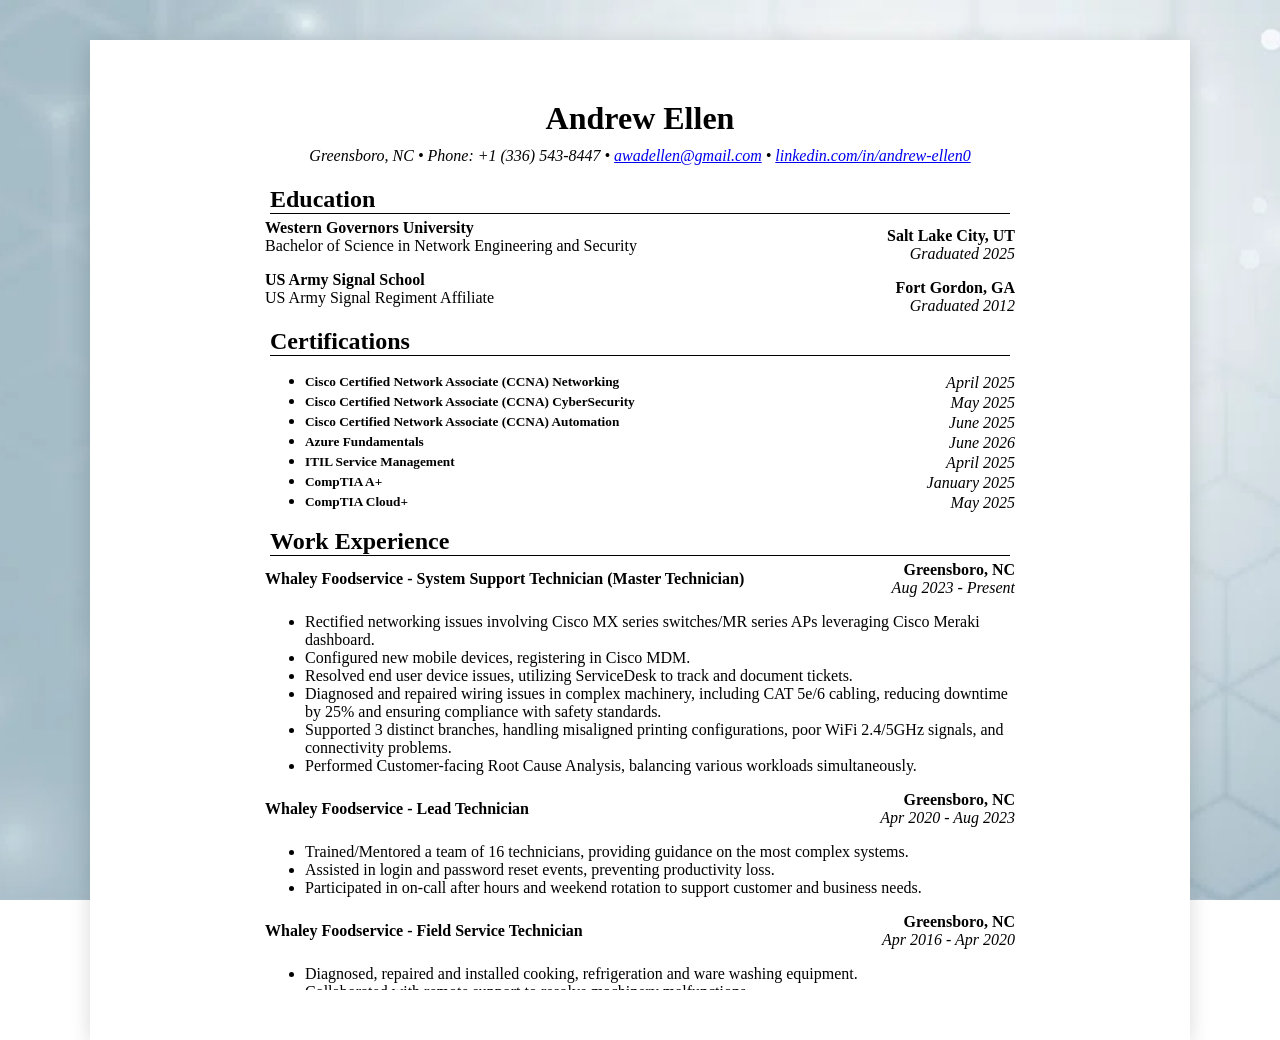
<file: frontend/public/index.html>
<!DOCTYPE html>
<html lang="en">
<head>
    <meta charset="utf-8">
    <meta name="viewport" content="width=device-width, initial-scale=1.0">
    <title>Andrew Ellen's Resume</title>
    <link rel="stylesheet" href="assets/stylesheets/style.css">
</head>
<body location="resume">
    <main>
        <header>
            <h1>Andrew Ellen</h1>
            <div class="contact">
                <p>
                    Greensboro, NC 
                    &bull;
                    Phone: +1 (336) 543-8447 
                    &bull;
                    <a href="mailto:awadellen@gmail.com">awadellen@gmail.com</a> 
                    &bull;
                    <a href="https://www.linkedin.com/in/andrew-ellen0" target="_blank" rel="noopener noreferrer">linkedin.com/in/andrew-ellen0</a>
                </p>
            </div> <! -- contact -- >
        </header>
        <article>
            <section class="education">
                <h2>Education</h2>
                <div class="edu1">
                    <div class="info">
                        <h4>Western Governors University</h4>
                        <p>Bachelor of Science in Network Engineering and Security</p>
                    </div> <! -- info -- >

                    <div class="details">
                        <div class="location">Salt Lake City, UT</div>
                        <div class="graduation">Graduated 2025</div>
                    </div> <! -- details -- >
                </div> <! -- item -- >

                <div class="edu2">
                    <div class="info">
                        <h4>US Army Signal School</h4>
                        <p>US Army Signal Regiment Affiliate</p>
                    </div> <! -- info -- >

                    <div class="details">
                        <div class="location">Fort Gordon, GA</div>
                        <div class="graduation">Graduated 2012</div>
                    </div> <! -- details -- >
                </div> <! -- item -- >
            </section> <! -- education -- >

            <section class="certifications">
                <h2>Certifications</h2>
                <div class="item">
                    <ul class="certslist">
                        <li>
                            <div class="cert1">
                                <div class="info">
                                    <h5>Cisco Certified Network Associate (CCNA) Networking</h5>
                                </div> <! -- info 1 -- >
                                <div class="details">
                                    <div class="graduation">April 2025</div>
                                </div> <! -- details 1 -- >
                            </div> <! -- cert1 -- >
                        </li>
                        <li>
                            <div class="cert2">
                                <div class="info">
                                    <h5>Cisco Certified Network Associate (CCNA) CyberSecurity</h5>
                                </div> <! -- info 2 -- >
                                <div class="details">
                                    <div class="graduation">May 2025</div>
                                </div> <! -- details 2 -- >
                            </div> <! -- cert2 -- >
                        </li>
                        <li>
                            
                            <div class="cert3">
                                <div class="info">
                                    <h5>Cisco Certified Network Associate (CCNA) Automation</h5>
                                </div> <! -- info 3 -- >
                                <div class="details">
                                    <div class="graduation">June 2025</div>
                                </div> <! -- details 3 -- >
                            </div> <! -- cert3 -- >
                        </li>
                        <li>
                            <div class="cert4">
                                <div class="info">
                                    <h5>Azure Fundamentals</h5>
                                </div> <! -- info 4 -- >
                                <div class="details">
                                    <div class="graduation">June 2026</div>
                                </div> <! -- details 4 -- >
                            </div> <! -- cert4 -- >
                        </li>
                        <li>
                            <div class="cert5">
                                <div class="info">
                                    <h5>ITIL Service Management</h5>
                                </div> <! -- info 5 -- >
                                <div class="details">
                                    <div class="graduation">April 2025</div>
                                </div> <! -- details 5 -- >
                            </div> <! -- cert5 -- >
                        </li>
                        <li>
                            <div class="cert6">
                                <div class="info">
                                    <h5>CompTIA A+</h5>
                                </div> <! -- info 6 -- >
                                <div class="details">
                                    <div class="graduation">January 2025</div>
                                </div> <! -- details 6 -- >
                            </div> <! -- cert6 -- >
                        </li>
                        <li>
                            <div class="cert7">
                                <div class="info">
                                    <h5>CompTIA Cloud+</h5>
                                </div> <! -- info 7 -- >
                                <div class="details">
                                    <div class="graduation">May 2025</div>
                                </div> <! -- details 7 -- >
                            </div> <! -- cert7 -- >
                        </li>
                    </ul>
                </div> <! -- item 1-- >
            </section> <! -- certifications -- >


            <section class="experience">
                <h2>Work Experience</h2>

                <div class="item">
                    <div class="job1">
                        <div class="info">
                            <h4>Whaley Foodservice - System Support Technician (Master Technician)</h4>
                        </div> <! -- info 1-- >

                        <div class="details">
                            <div class="location">Greensboro, NC</div>
                            <div class="graduation">Aug 2023 - Present</div>
                        </div> <! -- details 1-- >
                    </div> <! -- job1 -- >
                    <div class="description">
                        <ul>
                            <li>Rectified networking issues involving Cisco MX series switches/MR series APs leveraging
                            Cisco Meraki dashboard.</li>
                            <li>Configured new mobile devices, registering in Cisco MDM.</li>
                            <li>Resolved end user device issues, utilizing ServiceDesk to track and document tickets.</li>
                            <li>Diagnosed and repaired wiring issues in complex machinery, including CAT 5e/6 cabling,
                            reducing downtime by 25% and ensuring compliance with safety standards.</li>
                            <li>Supported 3 distinct branches, handling misaligned printing configurations, poor WiFi
                            2.4/5GHz signals, and connectivity problems.</li>
                            <li>Performed Customer-facing Root Cause Analysis, balancing various workloads                                simultaneously.</li>
                        </ul>
                    </div><! -- description 1-- >
                </div> <! -- item 1-- >

                <div class="item">
                    <div class="job2">
                        <div class="info">
                            <h4>Whaley Foodservice - Lead Technician</h4>
                        </div> <! -- info 2-- >

                        <div class="details">
                            <div class="location">Greensboro, NC</div>
                            <div class="graduation">Apr 2020 - Aug 2023</div>
                        </div><! -- details 2-- >
                    </div> <! -- job2 -- >
                    <div class="description">
                        <ul>
                            <li>Trained/Mentored a team of 16 technicians, providing guidance on the most complex
                            systems.</li>
                            <li>Assisted in login and password reset events, preventing productivity loss.</li>
                            <li>Participated in on-call after hours and weekend rotation to support customer and business
                            needs.</li>
                        </ul>
                    </div> <! -- description 2-- >
                </div> <! -- item 2-- >

                <div class="item">
                    <div class="job3">
                        <div class="info">
                            <h4>Whaley Foodservice - Field Service Technician</h4>
                        </div> <! -- info 3-- >
                        <div class="details">
                            <div class="location">Greensboro, NC</div>
                            <div class="graduation">Apr 2016 - Apr 2020</div>
                        </div> <! -- details 3-- >
                    </div> <! -- job3 -- >
                    <div class="description">
                        <ul>
                            <li>Diagnosed, repaired and installed cooking, refrigeration and ware washing equipment.</li>
                            <li>Collaborated with remote support to resolve machinery malfunctions.</li>
                            <li>Trained end users on operation, cleaning, and maintenance.</li>
                            <li>Documented and maintained comprehensive work order logs and troubleshooting guides to lower future repair time.</li>
                        </ul>
                    </div> <! -- description 3-- >
                </div> <! -- item 3-- >
            </section> <! -- experience -- >

            <section class="skills">
                <h2>Skills</h2>
                <div class="item">
                    <ul>
                        <li>Cisco iOS</li>
                        <li>Azure Cloud</li>
                        <li>Technical Troubleshooting</li>
                        <li>Python</li>
                        <li>Microsoft Intune</li>
                        <li>Team Leadership</li>
                        <li>Problem Solving</li>
                        <li>End-User Support</li>
                        <li>ServiceNow</li>
                    </ul>
                </div>
            </section><! -- skills -- >
        </article>
    </main>

</body>

</html>
</file>
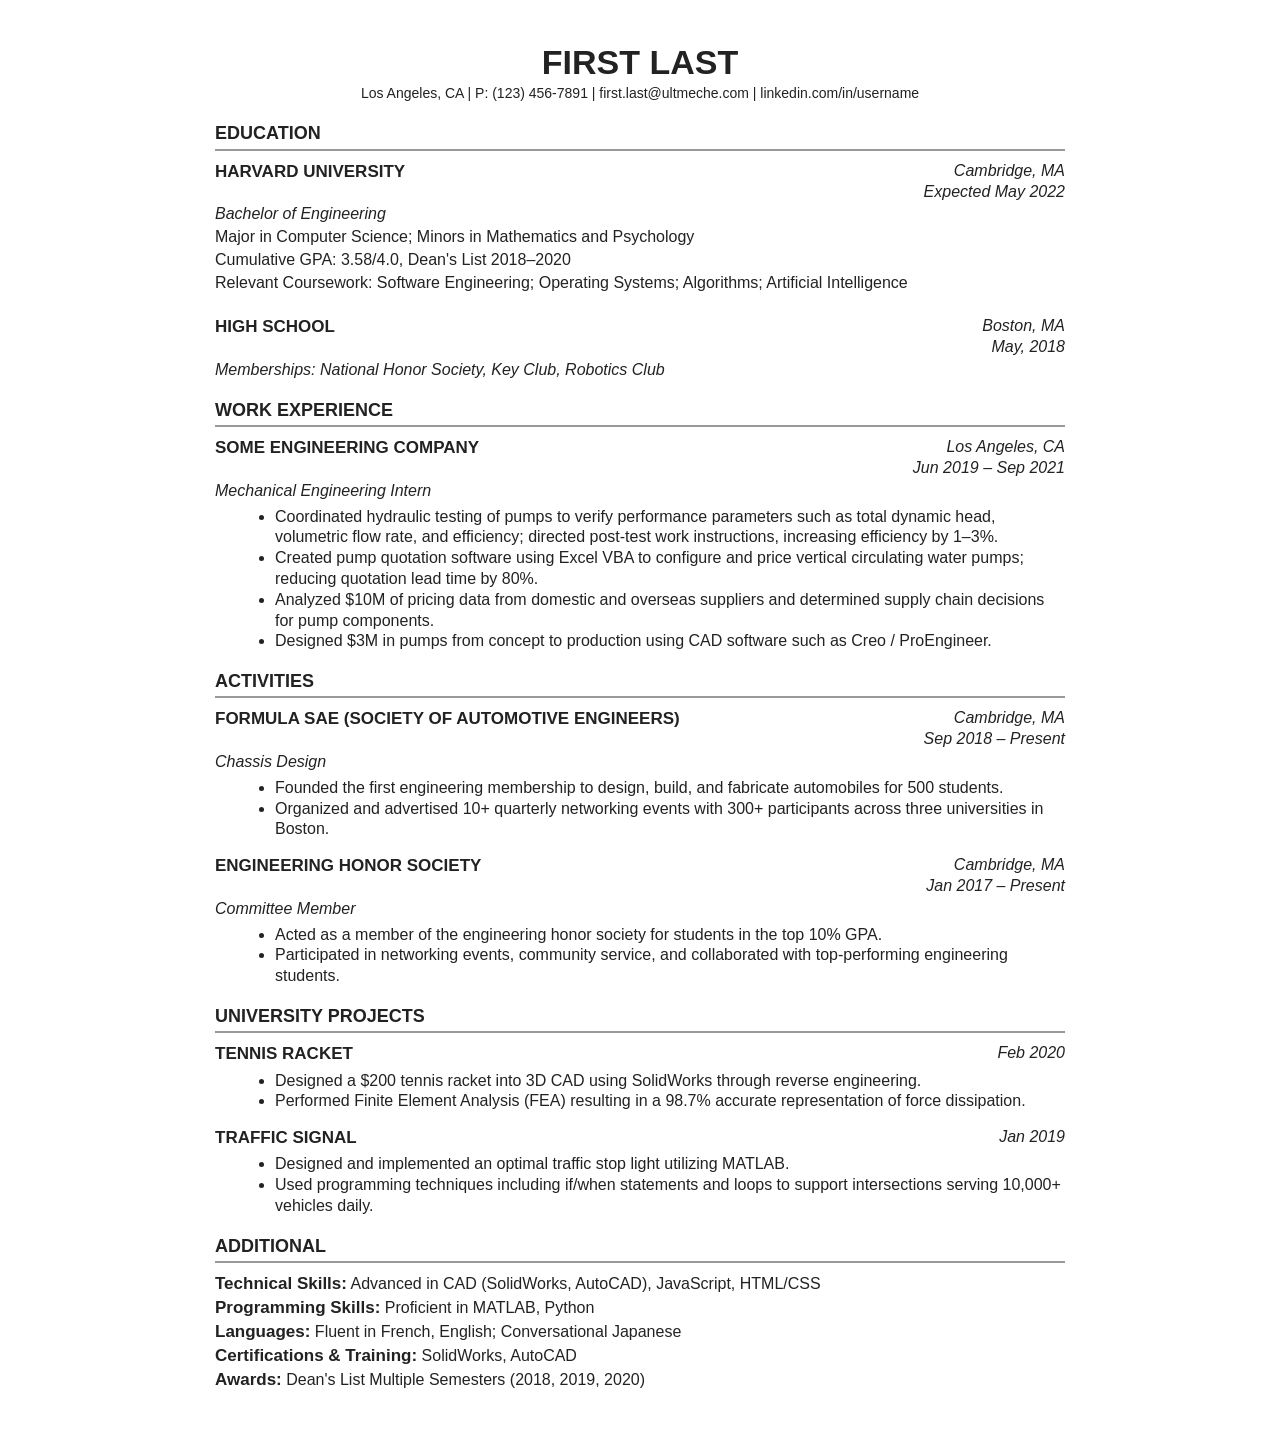
<file: frontend/docs/3-july-2026-resume-minimal.html>
<!DOCTYPE html>
<html lang="en">
<head>
<meta charset="UTF-8">
<meta name="viewport" content="width=device-width, initial-scale=1.0">
<title>Resume</title>

<style>
    body {
        font-family: Arial, sans-serif;
        max-width: 850px;
        margin: 40px auto;
        color: #222;
        line-height: 1.3;
    }

    h1 {
        text-align: center;
        margin: 0;
        font-size: 34px;
    }

    .contact {
        text-align: center;
        margin-bottom: 20px;
        font-size: 14px;
    }

    section {
        margin-top: 18px;
    }

    h2 {
        font-size: 18px;
        border-bottom: 2px solid #999;
        padding-bottom: 3px;
        margin-bottom: 10px;
    }

    .row {
        display: flex;
        justify-content: space-between;
    }

    .right {
        text-align: right;
    }

    .italic {
        font-style: italic;
    }

    ul {
        margin: 5px 0 15px 20px;
    }

    p {
        margin: 2px 0;
    }

    strong {
        font-size: 17px;
    }
</style>

</head>
<body>

<h1>FIRST LAST</h1>

<div class="contact">
    Los Angeles, CA |
    P: (123) 456-7891 |
    first.last@ultmeche.com |
    linkedin.com/in/username
</div>

<section>

<h2>EDUCATION</h2>

<div class="row">
    <strong>HARVARD UNIVERSITY</strong>
    <div class="right">
        <div class="italic">Cambridge, MA</div>
        <div class="italic">Expected May 2022</div>
    </div>
</div>

<p class="italic">Bachelor of Engineering</p>
<p>Major in Computer Science; Minors in Mathematics and Psychology</p>
<p>Cumulative GPA: 3.58/4.0, Dean's List 2018–2020</p>
<p>Relevant Coursework: Software Engineering; Operating Systems; Algorithms; Artificial Intelligence</p>

<br>

<div class="row">
    <strong>HIGH SCHOOL</strong>
    <div class="right">
        <div class="italic">Boston, MA</div>
        <div class="italic">May, 2018</div>
    </div>
</div>

<p class="italic">Memberships: National Honor Society, Key Club, Robotics Club</p>

</section>

<section>

<h2>WORK EXPERIENCE</h2>

<div class="row">
    <strong>SOME ENGINEERING COMPANY</strong>
    <div class="right">
        <div class="italic">Los Angeles, CA</div>
        <div class="italic">Jun 2019 – Sep 2021</div>
    </div>
</div>

<p class="italic">Mechanical Engineering Intern</p>

<ul>
    <li>Coordinated hydraulic testing of pumps to verify performance parameters such as total dynamic head, volumetric flow rate, and efficiency; directed post-test work instructions, increasing efficiency by 1–3%.</li>

    <li>Created pump quotation software using Excel VBA to configure and price vertical circulating water pumps; reducing quotation lead time by 80%.</li>

    <li>Analyzed $10M of pricing data from domestic and overseas suppliers and determined supply chain decisions for pump components.</li>

    <li>Designed $3M in pumps from concept to production using CAD software such as Creo / ProEngineer.</li>
</ul>

</section>

<section>

<h2>ACTIVITIES</h2>

<div class="row">
    <strong>FORMULA SAE (SOCIETY OF AUTOMOTIVE ENGINEERS)</strong>
    <div class="right">
        <div class="italic">Cambridge, MA</div>
        <div class="italic">Sep 2018 – Present</div>
    </div>
</div>

<p class="italic">Chassis Design</p>

<ul>
    <li>Founded the first engineering membership to design, build, and fabricate automobiles for 500 students.</li>
    <li>Organized and advertised 10+ quarterly networking events with 300+ participants across three universities in Boston.</li>
</ul>

<div class="row">
    <strong>ENGINEERING HONOR SOCIETY</strong>
    <div class="right">
        <div class="italic">Cambridge, MA</div>
        <div class="italic">Jan 2017 – Present</div>
    </div>
</div>

<p class="italic">Committee Member</p>

<ul>
    <li>Acted as a member of the engineering honor society for students in the top 10% GPA.</li>
    <li>Participated in networking events, community service, and collaborated with top-performing engineering students.</li>
</ul>

</section>

<section>

<h2>UNIVERSITY PROJECTS</h2>

<div class="row">
    <strong>TENNIS RACKET</strong>
    <div class="italic">Feb 2020</div>
</div>

<ul>
    <li>Designed a $200 tennis racket into 3D CAD using SolidWorks through reverse engineering.</li>
    <li>Performed Finite Element Analysis (FEA) resulting in a 98.7% accurate representation of force dissipation.</li>
</ul>

<div class="row">
    <strong>TRAFFIC SIGNAL</strong>
    <div class="italic">Jan 2019</div>
</div>

<ul>
    <li>Designed and implemented an optimal traffic stop light utilizing MATLAB.</li>
    <li>Used programming techniques including if/when statements and loops to support intersections serving 10,000+ vehicles daily.</li>
</ul>

</section>

<section>

<h2>ADDITIONAL</h2>

<p><strong>Technical Skills:</strong> Advanced in CAD (SolidWorks, AutoCAD), JavaScript, HTML/CSS</p>

<p><strong>Programming Skills:</strong> Proficient in MATLAB, Python</p>

<p><strong>Languages:</strong> Fluent in French, English; Conversational Japanese</p>

<p><strong>Certifications & Training:</strong> SolidWorks, AutoCAD</p>

<p><strong>Awards:</strong> Dean's List Multiple Semesters (2018, 2019, 2020)</p>

</section>

</body>
</html>
</file>
<file: frontend/public/assets/stylesheets/style.css>
{
    box-sizing: border-box;
    font-family: Verdana, Geneva, Tahoma, sans-serif;
}


html, body {
    height: 100%;
    width: 100%;
    margin: 0px;
    padding: 0px;
    background-image: url(images/image2.webp);
    background-attachment: fixed;
    background-size: cover;
    background-position: center;
    background-repeat: no-repeat;
    margin: 0;  
}

main {
    height: 100%;
    width: 100%;
    display: flex;
    flex-direction: column;
    align-items: center;
    align-content: center;
    overflow: hidden;
    background-color: white; 
    max-width: 1000px;
    margin: 40px auto; 
    padding: 50px;
    box-shadow: 0px 4px 20px rgba(0, 0, 0, 0.15);

}


h3,h4,h5 {
    margin: 0px;
}

h1 {
    margin: 10px;
}

h2 {
    border-bottom: solid 1px rgb(0, 0, 0);
    margin: 5px;
}

p {
    margin-top: 0px;
}

section.education .edu1, .education .edu2 {
    display: flex;
    justify-content: space-between;
    align-items: center;
}
section.experience .item .job1, .job2, .job3 {
    display: flex;
    justify-content: space-between;
    align-items: center;
    margin: 0px;
}
section.experience .location {
    text-align: right;
}

section.certifications .cert1, .cert2, .cert3, .cert4, .cert5, .cert6, .cert7 {
     display: flex;
    justify-content: space-between;
    margin: 0px;
}

.details .graduation {
    font-style: italic;
    text-align: right;   
}

.details .graduation {
    font-style: italic;
    text-align: right;
}

.details .location {
    font-weight: bold;
}

.contact {
    font-style: italic;
}


header {
    width: 100%;
    flex-shrink: 1;
    align-items: center;
    text-align: center;
    /* border-bottom: solid 3px rgb(0, 0, 0); */
}

article {
    width: 75%;
    flex-grow: 0;
    overflow: auto;
}
</file>
